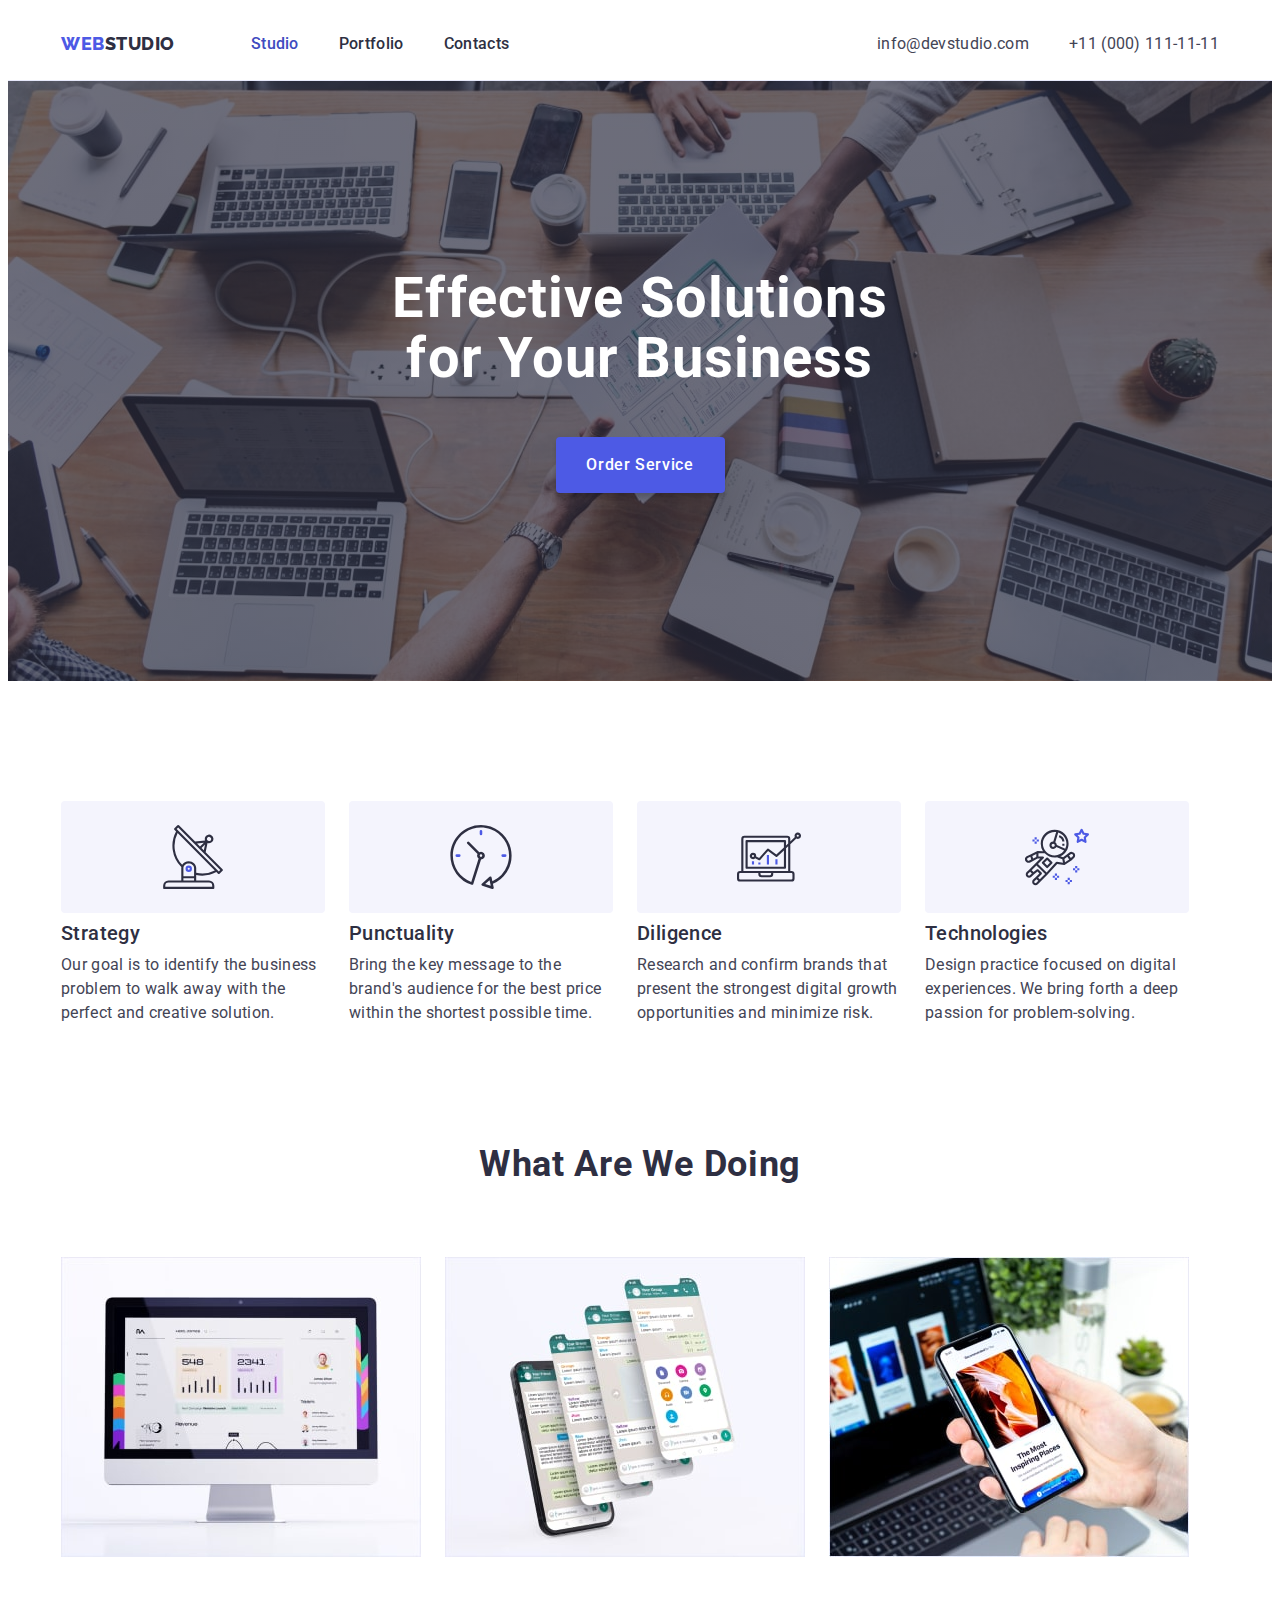
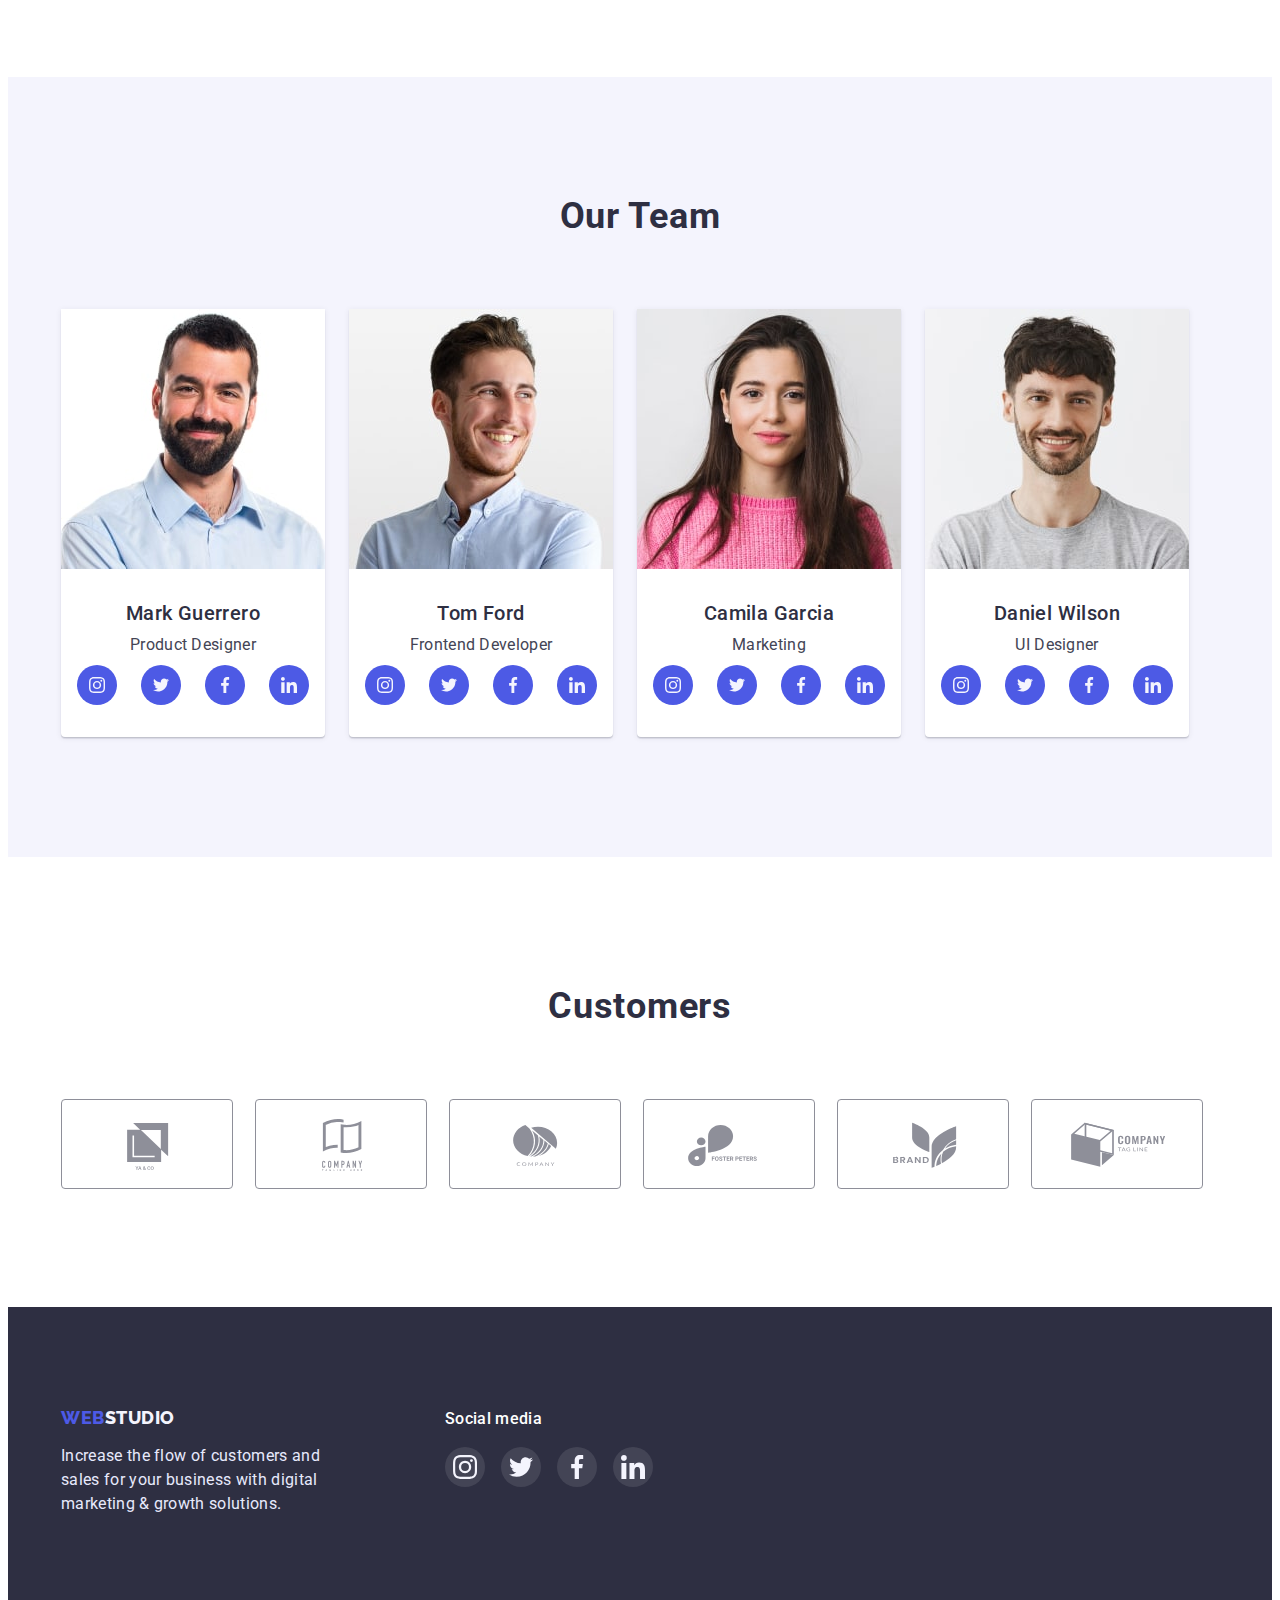
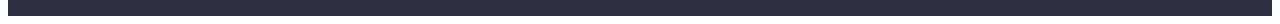
<file: index.html>
<!DOCTYPE html>
<html lang="en">
  <head>
    <meta charset="UTF-8" />
    <meta http-equiv="X-UA-Compatible" content="IE=edge" />
    <meta name="viewport" content="width=device-width, initial-scale=1.0" />
    <link rel="preconnect" href="https://fonts.googleapis.com" />
    <link rel="preconnect" href="https://fonts.gstatic.com" crossorigin />
    <link
      href="https://fonts.googleapis.com/css2?family=Raleway:wght@800&family=Roboto:wght@400;500;700;900&display=swap"
      rel="stylesheet"
    />
    <link
      rel="stylesheet"
      href="https://cdnjs.cloudflare.com/ajax/libs/modern-normalize/1.1.0/modern-normalize.min.css"
      integrity="sha512-wpPYUAdjBVSE4KJnH1VR1HeZfpl1ub8YT/NKx4PuQ5NmX2tKuGu6U/JRp5y+Y8XG2tV+wKQpNHVUX03MfMFn9Q=="
      crossorigin="anonymous"
      referrerpolicy="no-referrer"
    />
    <link rel="stylesheet" href="./css/style.css" />
    <title>Studio</title>
  </head>
  <body>
    <header class="header">
      <div class="container header-container">
        <nav class="header-navigation">
          <a class="header-logo link" href="./index.html" rel="noopener noreferrer nofollow"
            ><span style="color: #4d5ae5">Web</span>Studio</a
          >
          <ul class="header-list list">
            <li class="header-item">
              <a class="header-link link current" href="./index.html" rel="noopener noreferrer nofollow">Studio</a>
            </li>
            <li class="header-item">
              <a class="header-link link" href="./portfolio.html" rel="noopener noreferrer nofollow">Portfolio</a>
            </li>
            <li class="header-item">
              <a class="header-link link" href="" rel="noopener noreferrer nofollow">Contacts</a>
            </li>
          </ul>
        </nav>
        <address class="header-adress">
          <ul class="adress-list list">
            <li class="adress-item">
              <a class="adress-mail link" href="mailto:info@devstudio.com" rel="noopener noreferrer nofollow">info@devstudio.com</a>
            </li>
            <li class="adress-item">
              <a class="adress-tel link" href="tel:+110001111111" rel="noopener noreferrer nofollow">+11 (000) 111-11-11</a>
            </li>
          </ul>
        </address>
      </div>
    </header>
    <main>
      <section class="hero">
        <div class="container hero-container">
          <h1 class="hero-title">Effective Solutions for Your Business</h1>
          <button class="hero-btn btn" type="button">Order Service</button>
        </div>
      </section>
      <section class="about">
        <div class="container">
          <h2 class="visually-hidden">About us</h2>
          <ul class="about-list list">
            <li class="about-item">
              <div class="about-item-icon-wrap">
                <svg class="about-item-icon" width="64" height="64">
                  <use href="./images/main-page/about-icon.svg#icon-antenna"></use>
                </svg>
              </div>
              <h3 class="about-title">Strategy</h3>
              <p class="about-text">Our goal is to identify the business problem to walk away with the perfect and creative solution.</p>
            </li>
            <li class="about-item">
              <div class="about-item-icon-wrap">
                <svg class="about-item-icon" width="64" height="64">
                  <use href="./images/main-page/about-icon.svg#icon-clock"></use>
                </svg>
              </div>
              <h3 class="about-title">Punctuality</h3>
              <p class="about-text">Bring the key message to the brand's audience for the best price within the shortest possible time.</p>
            </li>
            <li class="about-item">
              <div class="about-item-icon-wrap">
                <svg class="about-item-icon" width="64" height="64">
                  <use href="./images/main-page/about-icon.svg#icon-diagram"></use>
                </svg>
              </div>
              <h3 class="about-title">Diligence</h3>
              <p class="about-text">
                Research and confirm brands that present the strongest digital growth opportunities and minimize risk.
              </p>
            </li>
            <li class="about-item">
              <div class="about-item-icon-wrap">
                <svg class="about-item-icon" width="64" height="64">
                  <use href="./images/main-page/about-icon.svg#icon-astronaut"></use>
                </svg>
              </div>
              <h3 class="about-title">Technologies</h3>
              <p class="about-text">Design practice focused on digital experiences. We bring forth a deep passion for problem-solving.</p>
            </li>
          </ul>
        </div>
      </section>
      <section class="ability">
        <div class="container">
          <h2 class="ability-title">What are we doing</h2>
          <ul class="ability-list list">
            <li class="ability-item">
              <img src="./images/main-page/1.jpg" alt="Desktop app" width="360" />
            </li>
            <li class="ability-item">
              <img src="./images/main-page/2.jpg" alt="Mobile app" width="360" />
            </li>
            <li class="ability-item">
              <img src="./images/main-page/3.jpg" alt="Cross-platform app" width="360" />
            </li>
          </ul>
        </div>
      </section>
      <section class="team">
        <div class="container">
          <h2 class="team-title">Our Team</h2>
          <ul class="team-list list">
            <li class="team-item">
              <img src="./images/main-page/team-1.jpg" alt="Mark Guerrero" width="264" />
              <div class="team-person">
                <h3 class="team-pre-title">Mark Guerrero</h3>
                <p class="team-text">Product Designer</p>
                <ul class="team-soc-list list">
                  <li class="team-soc-item">
                    <a href="" class="team-soc-link link" rel="noopener noreferrer nofollow">
                      <svg class="team-soc-icon" width="16" height="16">
                        <use href="./images/main-page/team-icon.svg#icon-instagram"></use>
                      </svg>
                    </a>
                  </li>
                  <li class="team-soc-item">
                    <a href="" class="team-soc-link link" rel="noopener noreferrer nofollow">
                      <svg class="team-soc-icon" width="16" height="16">
                        <use href="./images/main-page/team-icon.svg#icon-twitter"></use>
                      </svg>
                    </a>
                  </li>
                  <li class="team-soc-item">
                    <a href="" class="team-soc-link link" rel="noopener noreferrer nofollow">
                      <svg class="team-soc-icon" width="16" height="16">
                        <use href="./images/main-page/team-icon.svg#icon-facebook"></use>
                      </svg>
                    </a>
                  </li>
                  <li class="team-soc-item">
                    <a href="" class="team-soc-link link" rel="noopener noreferrer nofollow">
                      <svg class="team-soc-icon" width="16" height="16">
                        <use href="./images/main-page/team-icon.svg#icon-linkedin"></use>
                      </svg>
                    </a>
                  </li>
                </ul>
              </div>
            </li>

            <li class="team-item">
              <img src="./images/main-page/team-2.jpg" alt="Tom Ford" width="264" />
              <div class="team-person">
                <h3 class="team-pre-title">Tom Ford</h3>
                <p class="team-text">Frontend Developer</p>
                <ul class="team-soc-list list">
                  <li class="team-soc-item">
                    <a href="" class="team-soc-link link" rel="noopener noreferrer nofollow">
                      <svg class="team-soc-icon" width="16" height="16">
                        <use href="./images/main-page/team-icon.svg#icon-instagram"></use>
                      </svg>
                    </a>
                  </li>
                  <li class="team-soc-item">
                    <a href="" class="team-soc-link link" rel="noopener noreferrer nofollow">
                      <svg class="team-soc-icon" width="16" height="16">
                        <use href="./images/main-page/team-icon.svg#icon-twitter"></use>
                      </svg>
                    </a>
                  </li>
                  <li class="team-soc-item">
                    <a href="" class="team-soc-link link" rel="noopener noreferrer nofollow">
                      <svg class="team-soc-icon" width="16" height="16">
                        <use href="./images/main-page/team-icon.svg#icon-facebook"></use>
                      </svg>
                    </a>
                  </li>
                  <li class="team-soc-item">
                    <a href="" class="team-soc-link link" rel="noopener noreferrer nofollow">
                      <svg class="team-soc-icon" width="16" height="16">
                        <use href="./images/main-page/team-icon.svg#icon-linkedin"></use>
                      </svg>
                    </a>
                  </li>
                </ul>
              </div>
            </li>

            <li class="team-item">
              <img src="./images/main-page/team-3.jpg" alt="Camila Garcia" width="264" />
              <div class="team-person">
                <h3 class="team-pre-title">Camila Garcia</h3>
                <p class="team-text">Marketing</p>
                <ul class="team-soc-list list">
                  <li class="team-soc-item">
                    <a href="" class="team-soc-link link" rel="noopener noreferrer nofollow">
                      <svg class="team-soc-icon" width="16" height="16">
                        <use href="./images/main-page/team-icon.svg#icon-instagram"></use>
                      </svg>
                    </a>
                  </li>
                  <li class="team-soc-item">
                    <a href="" class="team-soc-link link" rel="noopener noreferrer nofollow">
                      <svg class="team-soc-icon" width="16" height="16">
                        <use href="./images/main-page/team-icon.svg#icon-twitter"></use>
                      </svg>
                    </a>
                  </li>
                  <li class="team-soc-item">
                    <a href="" class="team-soc-link link" rel="noopener noreferrer nofollow">
                      <svg class="team-soc-icon" width="16" height="16">
                        <use href="./images/main-page/team-icon.svg#icon-facebook"></use>
                      </svg>
                    </a>
                  </li>
                  <li class="team-soc-item">
                    <a href="" class="team-soc-link link" rel="noopener noreferrer nofollow">
                      <svg class="team-soc-icon" width="16" height="16">
                        <use href="./images/main-page/team-icon.svg#icon-linkedin"></use>
                      </svg>
                    </a>
                  </li>
                </ul>
              </div>
            </li>

            <li class="team-item">
              <img src="./images/main-page/team-4.jpg" alt="Daniel Wilson" width="264" />
              <div class="team-person">
                <h3 class="team-pre-title">Daniel Wilson</h3>
                <p class="team-text">UI Designer</p>
                <ul class="team-soc-list list">
                  <li class="team-soc-item">
                    <a href="" class="team-soc-link link" rel="noopener noreferrer nofollow">
                      <svg class="team-soc-icon" width="16" height="16">
                        <use href="./images/main-page/team-icon.svg#icon-instagram"></use>
                      </svg>
                    </a>
                  </li>
                  <li class="team-soc-item">
                    <a href="" class="team-soc-link link" rel="noopener noreferrer nofollow">
                      <svg class="team-soc-icon" width="16" height="16">
                        <use href="./images/main-page/team-icon.svg#icon-twitter"></use>
                      </svg>
                    </a>
                  </li>
                  <li class="team-soc-item">
                    <a href="" class="team-soc-link link" rel="noopener noreferrer nofollow">
                      <svg class="team-soc-icon" width="16" height="16">
                        <use href="./images/main-page/team-icon.svg#icon-facebook"></use>
                      </svg>
                    </a>
                  </li>
                  <li class="team-soc-item">
                    <a href="" class="team-soc-link link" rel="noopener noreferrer nofollow">
                      <svg class="team-soc-icon" width="16" height="16">
                        <use href="./images/main-page/team-icon.svg#icon-linkedin"></use>
                      </svg>
                    </a>
                  </li>
                </ul>
              </div>
            </li>
          </ul>
        </div>
      </section>
      <section class="customers">
        <div class="container">
          <h2 class="customers-title">Customers</h2>
          <ul class="customers-list list">
            <li class="customers-item">
              <a href="" class="customers-link link" rel="noopener noreferrer nofollow">
                <svg class="customers-icon" width="168" height="88">
                  <use href="./images/main-page/customers-icon.svg#icon-client-1"></use>
                </svg>
              </a>
            </li>
            <li class="customers-item">
              <a href="" class="customers-link link" rel="noopener noreferrer nofollow">
                <svg class="customers-icon" width="168" height="88">
                  <use href="./images/main-page/customers-icon.svg#icon-client-2"></use>
                </svg>
              </a>
            </li>
            <li class="customers-item">
              <a href="" class="customers-link link" rel="noopener noreferrer nofollow">
                <svg class="customers-icon" width="168" height="88">
                  <use href="./images/main-page/customers-icon.svg#icon-client-3"></use>
                </svg>
              </a>
            </li>
            <li class="customers-item">
              <a href="" class="customers-link link" rel="noopener noreferrer nofollow">
                <svg class="customers-icon" width="168" height="88">
                  <use href="./images/main-page/customers-icon.svg#icon-client-4"></use>
                </svg>
              </a>
            </li>
            <li class="customers-item">
              <a href="" class="customers-link link" rel="noopener noreferrer nofollow">
                <svg class="customers-icon" width="168" height="88">
                  <use href="./images/main-page/customers-icon.svg#icon-client-5"></use>
                </svg>
              </a>
            </li>
            <li class="customers-item">
              <a href="" class="customers-link link" rel="noopener noreferrer nofollow">
                <svg class="customers-icon" width="168" height="88">
                  <use href="./images/main-page/customers-icon.svg#icon-client-6"></use>
                </svg>
              </a>
            </li>
          </ul>
        </div>
      </section>
    </main>
    <footer class="footer">
      <div class="container">
        <div class="footer-container">
          <a class="footer-logo link" href="./index.html" rel="noopener noreferrer nofollow"
            ><span style="color: #4d5ae5">Web</span>Studio</a
          >
          <p class="footer-text">Increase the flow of customers and sales for your business with digital marketing & growth solutions.</p>
        </div>
        <div class="footer-container-soc">
          <p class="footer-soc-title">Social media</p>
          <ul class="footer-soc-list list">
            <li class="footer-soc-item">
              <a href="" class="footer-soc-link link" rel="noopener noreferrer nofollow">
                <svg class="footer-soc-icon" width="24" height="24">
                  <use href="./images/main-page/team-icon.svg#icon-instagram"></use>
                </svg>
              </a>
            </li>
            <li class="footer-soc-item">
              <a href="" class="footer-soc-link link" rel="noopener noreferrer nofollow">
                <svg class="footer-soc-icon" width="24" height="24">
                  <use href="./images/main-page/team-icon.svg#icon-twitter"></use>
                </svg>
              </a>
            </li>
            <li class="footer-soc-item">
              <a href="" class="footer-soc-link link" rel="noopener noreferrer nofollow">
                <svg class="footer-soc-icon" width="24" height="24">
                  <use href="./images/main-page/team-icon.svg#icon-facebook"></use>
                </svg>
              </a>
            </li>
            <li class="footer-soc-item">
              <a href="" class="footer-soc-link link" rel="noopener noreferrer nofollow">
                <svg class="footer-soc-icon" width="24" height="24">
                  <use href="./images/main-page/team-icon.svg#icon-linkedin"></use>
                </svg>
              </a>
            </li>
          </ul>
        </div>
      </div>
    </footer>
  </body>
</html>
</file>
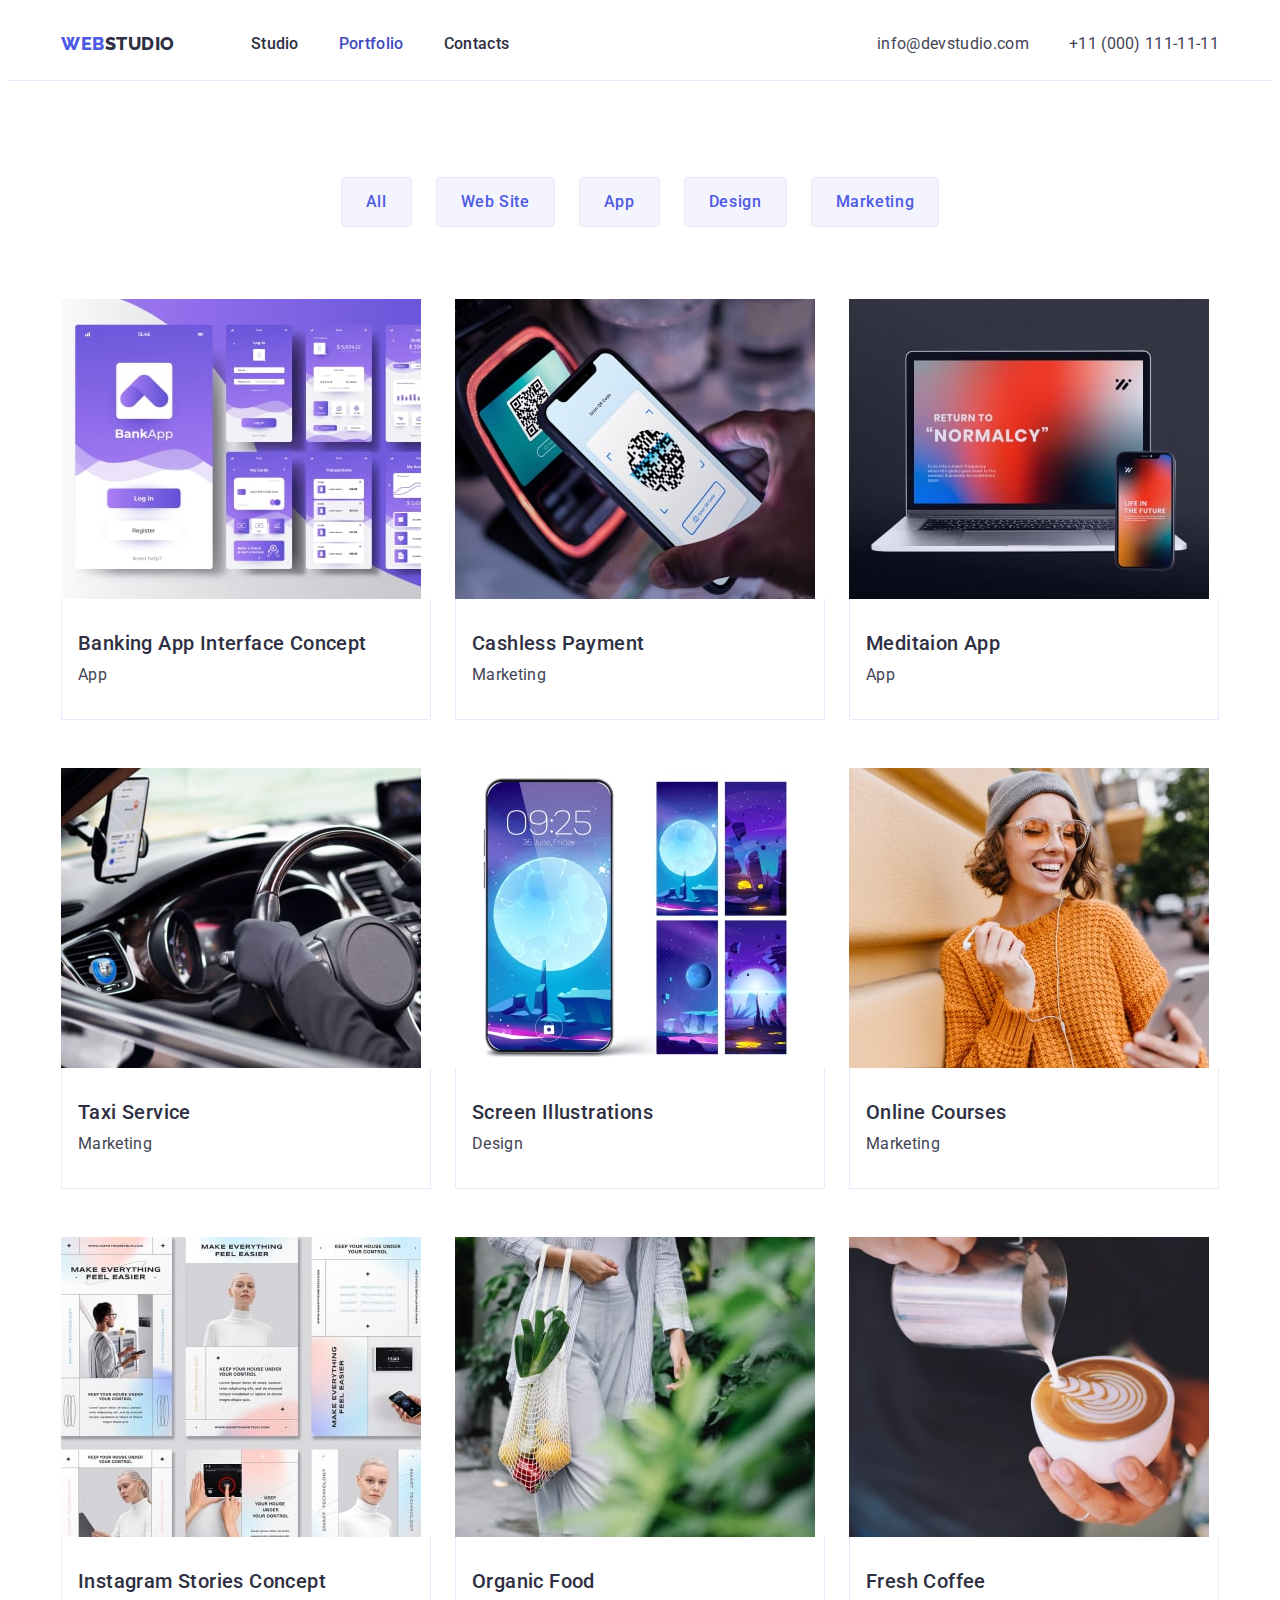
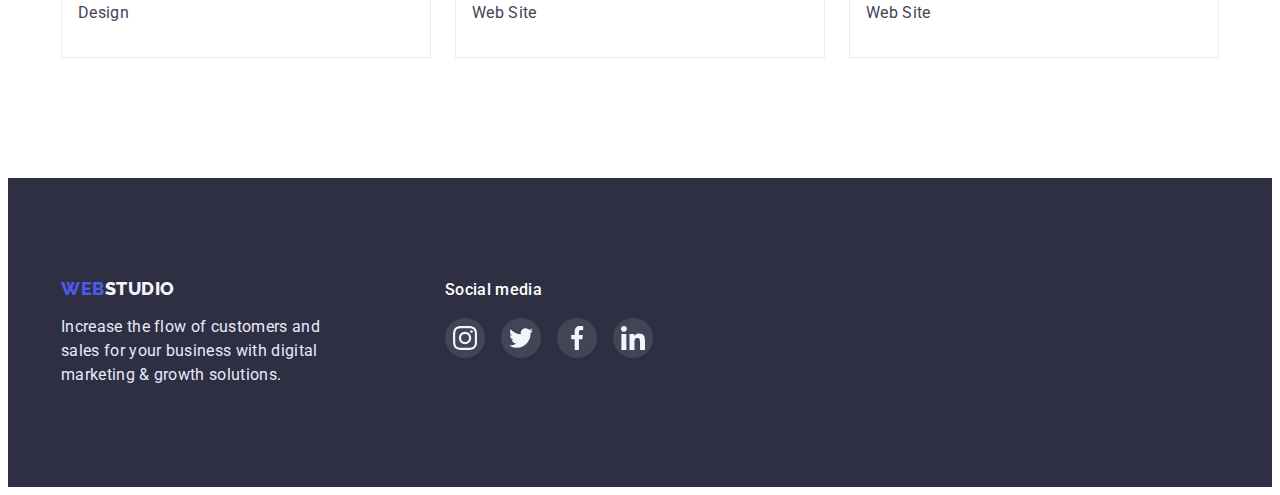
<file: portfolio.html>
<!DOCTYPE html>
<html lang="en">
  <head>
    <meta charset="UTF-8" />
    <meta http-equiv="X-UA-Compatible" content="IE=edge" />
    <meta name="viewport" content="width=device-width, initial-scale=1.0" />
    <link rel="preconnect" href="https://fonts.googleapis.com" />
    <link rel="preconnect" href="https://fonts.gstatic.com" crossorigin />
    <link
      href="https://fonts.googleapis.com/css2?family=Raleway:wght@800&family=Roboto:wght@400;500;700;900&display=swap"
      rel="stylesheet"
    />
    <link
      rel="stylesheet"
      href="https://cdnjs.cloudflare.com/ajax/libs/modern-normalize/1.1.0/modern-normalize.min.css"
      integrity="sha512-wpPYUAdjBVSE4KJnH1VR1HeZfpl1ub8YT/NKx4PuQ5NmX2tKuGu6U/JRp5y+Y8XG2tV+wKQpNHVUX03MfMFn9Q=="
      crossorigin="anonymous"
      referrerpolicy="no-referrer"
    />
    <link rel="stylesheet" href="./css/style.css" />
    <title>Portfolio</title>
  </head>
  <body>
    <header class="header">
      <div class="container header-container">
        <nav class="header-navigation">
          <a class="header-logo link" href="./index.html" rel="noopener noreferrer nofollow"
            ><span style="color: #4d5ae5">Web</span>Studio</a
          >
          <ul class="header-list list">
            <li class="header-item">
              <a class="header-link link" href="./index.html" rel="noopener noreferrer nofollow">Studio</a>
            </li>
            <li class="header-item">
              <a class="header-link link current" href="./portfolio.html" rel="noopener noreferrer nofollow">Portfolio</a>
            </li>
            <li class="header-item">
              <a class="header-link link" href="" rel="noopener noreferrer nofollow">Contacts</a>
            </li>
          </ul>
        </nav>
        <address class="header-adress">
          <ul class="adress-list list">
            <li class="adress-item">
              <a class="adress-mail link" href="mailto:info@devstudio.com" rel="noopener noreferrer nofollow">info@devstudio.com</a>
            </li>
            <li class="adress-item">
              <a class="adress-tel link" href="tel:+110001111111" rel="noopener noreferrer nofollow">+11 (000) 111-11-11</a>
            </li>
          </ul>
        </address>
      </div>
    </header>
    <main>
      <section class="portfolio">
        <div class="container">
          <h1 class="visually-hidden">Portfolio</h1>
          <ul class="portfolio-filter-list list">
            <li class="portfolio-filter-item">
              <button class="portfolio-btn btn" type="button">All</button>
            </li>
            <li class="portfolio-filter-item">
              <button class="portfolio-btn btn" type="button">Web Site</button>
            </li>
            <li class="portfolio-filter-item">
              <button class="portfolio-btn btn" type="button">App</button>
            </li>
            <li class="portfolio-filter-item">
              <button class="portfolio-btn btn" type="button">Design</button>
            </li>
            <li class="portfolio-filter-item">
              <button class="portfolio-btn btn" type="button">Marketing</button>
            </li>
          </ul>
          <ul class="portfolio-project-list list">
            <li class="portfolio-project-item">
              <a class="portfolio-project-link link" href="" rel="noopener noreferrer nofollow">
                <img src="./images/portfolio/img-1.jpg" alt="Banking App Interface Concept" width="360" />
                <div class="portfolio-project-wrap">
                  <h2 class="portfolio-project-title">Banking App Interface Concept</h2>
                  <p class="portfolio-project-text">App</p>
                </div>
              </a>
            </li>
            <li class="portfolio-project-item">
              <a class="portfolio-project-link link" href="" rel="noopener noreferrer nofollow">
                <img src="./images/portfolio/img-2.jpg" alt="Cashless Payment" width="360" />
                <div class="portfolio-project-wrap">
                  <h2 class="portfolio-project-title">Cashless Payment</h2>
                  <p class="portfolio-project-text">Marketing</p>
                </div>
              </a>
            </li>
            <li class="portfolio-project-item">
              <a class="portfolio-project-link link" href="" rel="noopener noreferrer nofollow">
                <img src="./images/portfolio/img-3.jpg" alt="Meditaion App" width="360" />
                <div class="portfolio-project-wrap">
                  <h2 class="portfolio-project-title">Meditaion App</h2>
                  <p class="portfolio-project-text">App</p>
                </div>
              </a>
            </li>
            <li class="portfolio-project-item">
              <a class="portfolio-project-link link" href="" rel="noopener noreferrer nofollow">
                <img src="./images/portfolio/img-4.jpg" alt="Taxi Service" width="360" />
                <div class="portfolio-project-wrap">
                  <h2 class="portfolio-project-title">Taxi Service</h2>
                  <p class="portfolio-project-text">Marketing</p>
                </div>
              </a>
            </li>
            <li class="portfolio-project-item">
              <a class="portfolio-project-link link" href="" rel="noopener noreferrer nofollow">
                <img src="./images/portfolio/img-5.jpg" alt="Screen Illustrations" width="360" />
                <div class="portfolio-project-wrap">
                  <h2 class="portfolio-project-title">Screen Illustrations</h2>
                  <p class="portfolio-project-text">Design</p>
                </div>
              </a>
            </li>
            <li class="portfolio-project-item">
              <a class="portfolio-project-link link" href="" rel="noopener noreferrer nofollow">
                <img src="./images/portfolio/img-6.jpg" alt="Online Courses" width="360" />
                <div class="portfolio-project-wrap">
                  <h2 class="portfolio-project-title">Online Courses</h2>
                  <p class="portfolio-project-text">Marketing</p>
                </div>
              </a>
            </li>
            <li class="portfolio-project-item">
              <a class="portfolio-project-link link" href="" rel="noopener noreferrer nofollow">
                <img src="./images/portfolio/img-7.jpg" alt="Instagram Stories Concept" width="360" />
                <div class="portfolio-project-wrap">
                  <h2 class="portfolio-project-title">Instagram Stories Concept</h2>
                  <p class="portfolio-project-text">Design</p>
                </div>
              </a>
            </li>
            <li class="portfolio-project-item">
              <a class="portfolio-project-link link" href="" rel="noopener noreferrer nofollow">
                <img src="./images/portfolio/img-8.jpg" alt="Organic Food" width="360" />
                <div class="portfolio-project-wrap">
                  <h2 class="portfolio-project-title">Organic Food</h2>
                  <p class="portfolio-project-text">Web Site</p>
                </div>
              </a>
            </li>
            <li class="portfolio-project-item">
              <a class="portfolio-project-link link" href="" rel="noopener noreferrer nofollow">
                <img src="./images/portfolio/img-9.jpg" alt="Fresh Coffee" width="360" />
                <div class="portfolio-project-wrap">
                  <h2 class="portfolio-project-title">Fresh Coffee</h2>
                  <p class="portfolio-project-text">Web Site</p>
                </div>
              </a>
            </li>
          </ul>
        </div>
      </section>
    </main>
    <footer class="footer">
      <div class="container">
        <div class="footer-container">
          <a class="footer-logo link" href="./index.html" rel="noopener noreferrer nofollow"
            ><span style="color: #4d5ae5">Web</span>Studio</a
          >
          <p class="footer-text">Increase the flow of customers and sales for your business with digital marketing & growth solutions.</p>
        </div>
        <div class="footer-container-soc">
          <p class="footer-soc-title">Social media</p>
          <ul class="footer-soc-list list">
            <li class="footer-soc-item">
              <a href="" class="footer-soc-link link" rel="noopener noreferrer nofollow">
                <svg class="footer-soc-icon" width="24" height="24">
                  <use href="./images/main-page/team-icon.svg#icon-instagram"></use>
                </svg>
              </a>
            </li>
            <li class="footer-soc-item">
              <a href="" class="footer-soc-link link" rel="noopener noreferrer nofollow">
                <svg class="footer-soc-icon" width="24" height="24">
                  <use href="./images/main-page/team-icon.svg#icon-twitter"></use>
                </svg>
              </a>
            </li>
            <li class="footer-soc-item">
              <a href="" class="footer-soc-link link" rel="noopener noreferrer nofollow">
                <svg class="footer-soc-icon" width="24" height="24">
                  <use href="./images/main-page/team-icon.svg#icon-facebook"></use>
                </svg>
              </a>
            </li>
            <li class="footer-soc-item">
              <a href="" class="footer-soc-link link" rel="noopener noreferrer nofollow">
                <svg class="footer-soc-icon" width="24" height="24">
                  <use href="./images/main-page/team-icon.svg#icon-linkedin"></use>
                </svg>
              </a>
            </li>
          </ul>
        </div>
      </div>
    </footer>
  </body>
</html>
</file>
<file: css/style.css>
/* ---------- GENERAL ---------- */

p,
h1,
h2,
h3,
h4,
h5,
h6 {
  margin: 0;
}

ul {
  margin: 0;
  padding-left: 0;
}

button {
  cursor: pointer;
}

address {
  font-style: normal;
}

img {
  display: block;
  max-width: 100%;
  height: auto;
}

.container {
  width: 100%;
  max-width: 1158px;
  padding: 0 15px;
  margin: 0 auto;
}

:root {
  --main-title-color: #ffffff;
  --primary-brand-color: #4d5ae5;
  --pressed-state-color: #404bbf;
  --dark-color: #2e2f42;
  --success-color: #31d0aa;
  --text-color: #434455;
  --subtle-text-color: #8e8f99;
  --accent-color: #e7e9fc;
  --light-color: #f4f4fd;
  --modal-overlay-color: rgba(46, 47, 66, 0.4);
  --hero-background-color: rgba(46, 47, 66, 0.7);
}

body {
  font-family: 'Roboto', sans-serif;
}

.visually-hidden {
  position: absolute;
  width: 1px;
  height: 1px;
  margin: -1px;
  border: 0;
  padding: 0;
  white-space: nowrap;
  clip-path: inset(100%);
  clip: rect(0 0 0 0);
  overflow: hidden;
}

.link {
  text-decoration: none;
}

.list {
  list-style: none;
}

.link:hover,
.link:focus,
.link.current {
  color: var(--pressed-state-color);
}

.btn {
  font-family: inherit;
  font-style: normal;
  font-weight: 500;
  font-size: 16px;
  line-height: 1.5;
  border-radius: 4px;
  cursor: pointer;
}
/* ------------------------ MAIN PAGE ------------------------ */
/* ---------- HEADER ---------- */

.header {
  border-bottom: 1px solid var(--accent-color);
  padding-top: 24px;
  padding-bottom: 24px;
  background-color: var(--main-title-color);
}

.header-container {
  display: flex;
  align-items: center;
}

.header-navigation {
  display: flex;
  align-items: center;
  margin-right: auto;
}

.header-logo {
  margin-right: 76px;
  font-family: 'Raleway';
  font-weight: 800;
  font-size: 18px;
  line-height: 1.33;
  align-items: center;
  letter-spacing: 0.03em;
  text-transform: uppercase;
  color: var(--dark-color);
}

.header-list {
  display: flex;
  gap: 40px;
}
.header-item {
}

.header-link {
  font-weight: 500;
  font-size: 16px;
  line-height: 1.5;
  letter-spacing: 0.02em;
  color: var(--dark-color);
}

.header-adress {
}
.adress-list {
  display: flex;
  gap: 40px;
}

.adress-mail,
.adress-tel {
  font-size: 16px;
  line-height: 24px;
  letter-spacing: 0.02em;
  color: var(--text-color);
}

/* ---------- HERO ---------- */

.hero {
  max-width: 1440px;
  margin: 0 auto;
  padding-top: 188px;
  padding-bottom: 188px;
  background-color: var(--dark-color);
  background-image: linear-gradient(var(--hero-background-color), var(--hero-background-color)),
    url(../images/main-page/backgraund-hero-img.jpg);
  background-repeat: no-repeat;
  background-position: center;
  background-size: cover;
}

.hero-container {
  display: flex;
  flex-direction: column;
  align-items: center;
}

.hero-title {
  width: 496px;
  margin-bottom: 48px;
  font-weight: 700;
  font-size: 56px;
  line-height: 1.07;
  text-align: center;
  letter-spacing: 0.02em;
  color: var(--main-title-color);
}

.hero-btn {
  font-weight: 500;
  font-size: 16px;
  line-height: 1.5;
  letter-spacing: 0.04em;
  color: var(--main-title-color);
  width: 169px;
  height: 56px;
  background-color: var(--primary-brand-color);
  box-shadow: 0px 4px 4px rgba(0, 0, 0, 0.15);
  border-radius: 4px;
  border: none;
}

.hero-btn:hover,
.hero-btn:focus {
  background-color: var(--pressed-state-color);
}

/* ---------- ABOUT ---------- */

.about {
  padding-top: 120px;
  padding-bottom: 120px;
  background-color: var(--main-title-color);
}

.about-list {
  display: flex;
  gap: 24px;
}
.about-item {
  width: 264px;
}

.about-item-icon-wrap {
  width: 100%;
  height: 112px;
  margin-bottom: 8px;
  display: flex;
  justify-content: center;
  align-items: center;
  background-color: var(--light-color);
  border-radius: 4px;
}

.about-item-icon {
}

.about-title {
  margin-bottom: 8px;
  font-weight: 500;
  font-size: 20px;
  line-height: 1.2;
  letter-spacing: 0.02em;
  color: var(--dark-color);
}

.about-text {
  font-size: 16px;
  line-height: 1.5;
  letter-spacing: 0.02em;
  color: var(--text-color);
}

/* ---------- ABILITY ---------- */

.ability {
  padding-bottom: 120px;
  background-color: var(--main-title-color);
}
.ability-title {
  margin-bottom: 72px;
  font-weight: 700;
  font-size: 36px;
  line-height: 1.11;
  text-align: center;
  letter-spacing: 0.02em;
  text-transform: capitalize;
  color: var(--dark-color);
}
.ability-list {
  display: flex;
  gap: 24px;
}

.ability-item {
}

/* ---------- TEAM ---------- */

.team {
  padding-top: 120px;
  padding-bottom: 120px;
  background-color: var(--light-color);
}

.team-title {
  margin-bottom: 72px;
  font-weight: 700;
  font-size: 36px;
  line-height: 1.11;
  text-align: center;
  letter-spacing: 0.02em;
  text-transform: capitalize;
  color: var(--dark-color);
}

.team-list {
  display: flex;
  gap: 24px;
}

.team-item {
  background-color: var(--main-title-color);
  box-shadow: 0px 1px 6px rgba(46, 47, 66, 0.08), 0px 1px 1px rgba(46, 47, 66, 0.16), 0px 2px 1px rgba(46, 47, 66, 0.08);
  border-radius: 0px 0px 4px 4px;
}

.team-person {
  padding-top: 32px;
  padding-bottom: 32px;
}

.team-pre-title {
  margin-bottom: 8px;
  font-weight: 500;
  font-size: 20px;
  line-height: 1.2;
  text-align: center;
  letter-spacing: 0.02em;
  color: var(--dark-color);
}

.team-text {
  margin-bottom: 8px;
  font-size: 16px;
  line-height: 1.5;
  text-align: center;
  letter-spacing: 0.02em;
  color: var(--text-color);
}

.team-soc-list {
  display: flex;
  justify-content: center;
  gap: 24px;
}

.list {
}

.team-soc-item {
  height: 40px;
  width: 40px;
}

.team-soc-link {
  width: 100%;
  height: 100%;
  border-radius: 50%;
  display: flex;
  justify-content: center;
  align-items: center;
  background: var(--primary-brand-color);
}

.team-soc-link:focus,
.team-soc-link:hover {
  background: var(--pressed-state-color);
}

/* ---------- СUSTOMERS ---------- */

.customers {
  padding-top: 130px;
  padding-bottom: 120px;
}

.customers-title {
  margin-bottom: 72px;
  font-weight: 700;
  font-size: 36px;
  line-height: 1.11;
  text-align: center;
  letter-spacing: 0.02em;
  text-transform: capitalize;
  color: var(--dark-color);
}

.customers-list {
  display: flex;
  gap: 24px;
}

.customers-item {
  width: calc((100%-120px) / 6);
  height: 88px;
}

.customers-link {
  width: 100%;
  height: 100%;
  border: 1px solid var(--subtle-text-color);
  border-radius: 4px;
  display: flex;
  justify-content: center;
  align-items: center;
  color: var(--subtle-text-color);
}

.link:hover,
.link:focus {
  border-color: var(--pressed-state-color);
  color: var(--pressed-state-color);
}
.customers-icon {
  fill: currentColor;
}

/* ---------- FOOTER ---------- */

.footer {
  padding-top: 100px;
  padding-bottom: 100px;
  background-color: var(--dark-color);
}

.footer .container {
  display: flex;
  gap: 120px;
}

.footer-container {
  display: flex;
  flex-direction: column;
}

.footer-logo {
  padding-bottom: 16px;
  font-family: 'Raleway';
  font-weight: 800;
  font-size: 18px;
  line-height: 1.17;
  align-items: center;
  letter-spacing: 0.03em;
  text-transform: uppercase;
  color: var(--light-color);
}

.footer-text {
  max-width: 264px;
  font-size: 16px;
  line-height: 1.5;
  letter-spacing: 0.02em;
  color: var(--accent-color);
}

.footer-container-soc {
  display: flex;
  flex-direction: column;
}

.footer-soc-title {
  padding-bottom: 16px;
  font-weight: 500;
  font-size: 16px;
  line-height: 1.5;
  letter-spacing: 0.02em;
  color: var(--main-title-color);
}

.footer-soc-list {
  display: flex;
  gap: 16px;
}

.footer-soc-item {
  height: 40px;
  width: 40px;
}
.footer-soc-link {
  width: 100%;
  height: 100%;
  border-radius: 50%;
  display: flex;
  justify-content: center;
  align-items: center;
  background: rgba(255, 255, 255, 0.1);
}

.footer-soc-link:focus,
.footer-soc-link:hover {
  background: var(--success-color);
}

.footer-soc-icon {
}
/* ------------------------ PORTFOLIO ------------------------ */

.portfolio {
  padding-top: 96px;
  padding-bottom: 120px;
}

.portfolio-filter-list {
  display: flex;
  justify-content: center;
  padding: 0px;
  gap: 24px;
  margin-bottom: 72px;
}
.portfolio-filter-item {
}

.portfolio-btn {
  padding: 12px 24px;
  font-weight: 500;
  font-size: 16px;
  line-height: 1.5;
  align-items: center;
  text-align: center;
  letter-spacing: 0.04em;
  color: var(--primary-brand-color);
  background-color: var(--light-color);
  border: 1px solid var(--accent-color);
  border-radius: 4px;
}

.portfolio-btn:hover,
.portfolio-btn:focus {
  color: var(--main-title-color);
  background-color: var(--pressed-state-color);
  box-shadow: 0px 3px 1px rgba(0, 0, 0, 0.1), 0px 2px 1px rgba(0, 0, 0, 0.08), 0px 2px 2px rgba(0, 0, 0, 0.12);
  border-radius: 4px;
}

.portfolio-project-list {
  display: flex;
  flex-wrap: wrap;
  column-gap: 24px;
  row-gap: 48px;
}

.portfolio-project-item {
  width: calc((100% - 48px) / 3);
}

.portfolio-project-link {
  display: block;
}

.portfolio-project-link:hover,
.portfolio-project-link:focus {
  box-shadow: 0px 1px 6px rgba(46, 47, 66, 0.08), 0px 1px 1px rgba(46, 47, 66, 0.16), 0px 2px 1px rgba(46, 47, 66, 0.08);
}

.portfolio-project-wrap {
  padding-top: 32px;
  padding-bottom: 32px;
  padding-left: 16px;
  border: 1px solid var(--accent-color);
  border-top: none;
}

.portfolio-project-title {
  margin-bottom: 8px;
  font-weight: 500;
  font-size: 20px;
  line-height: 1.2;
  letter-spacing: 0.02em;
  color: var(--dark-color);
}

.portfolio-project-text {
  font-size: 16px;
  line-height: 1.5;
  letter-spacing: 0.02em;
  color: var(--text-color);
}
</file>
